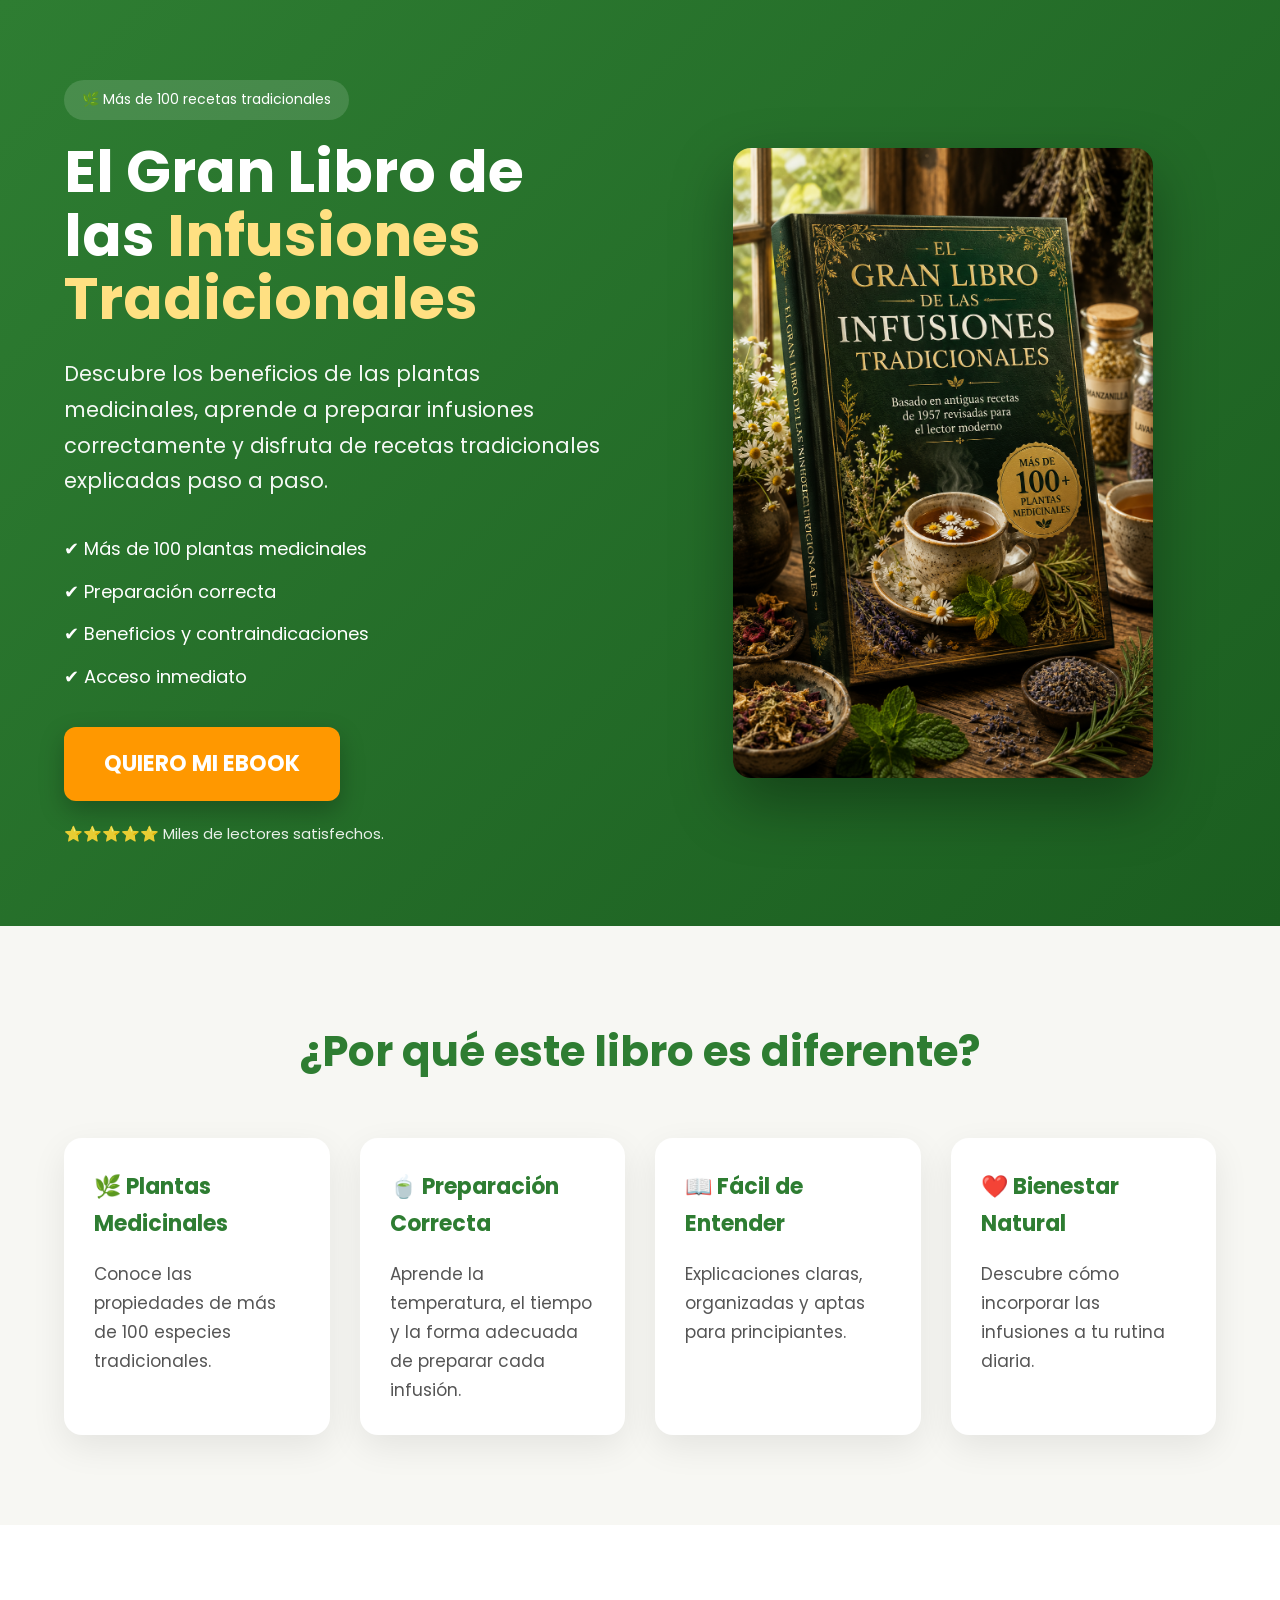
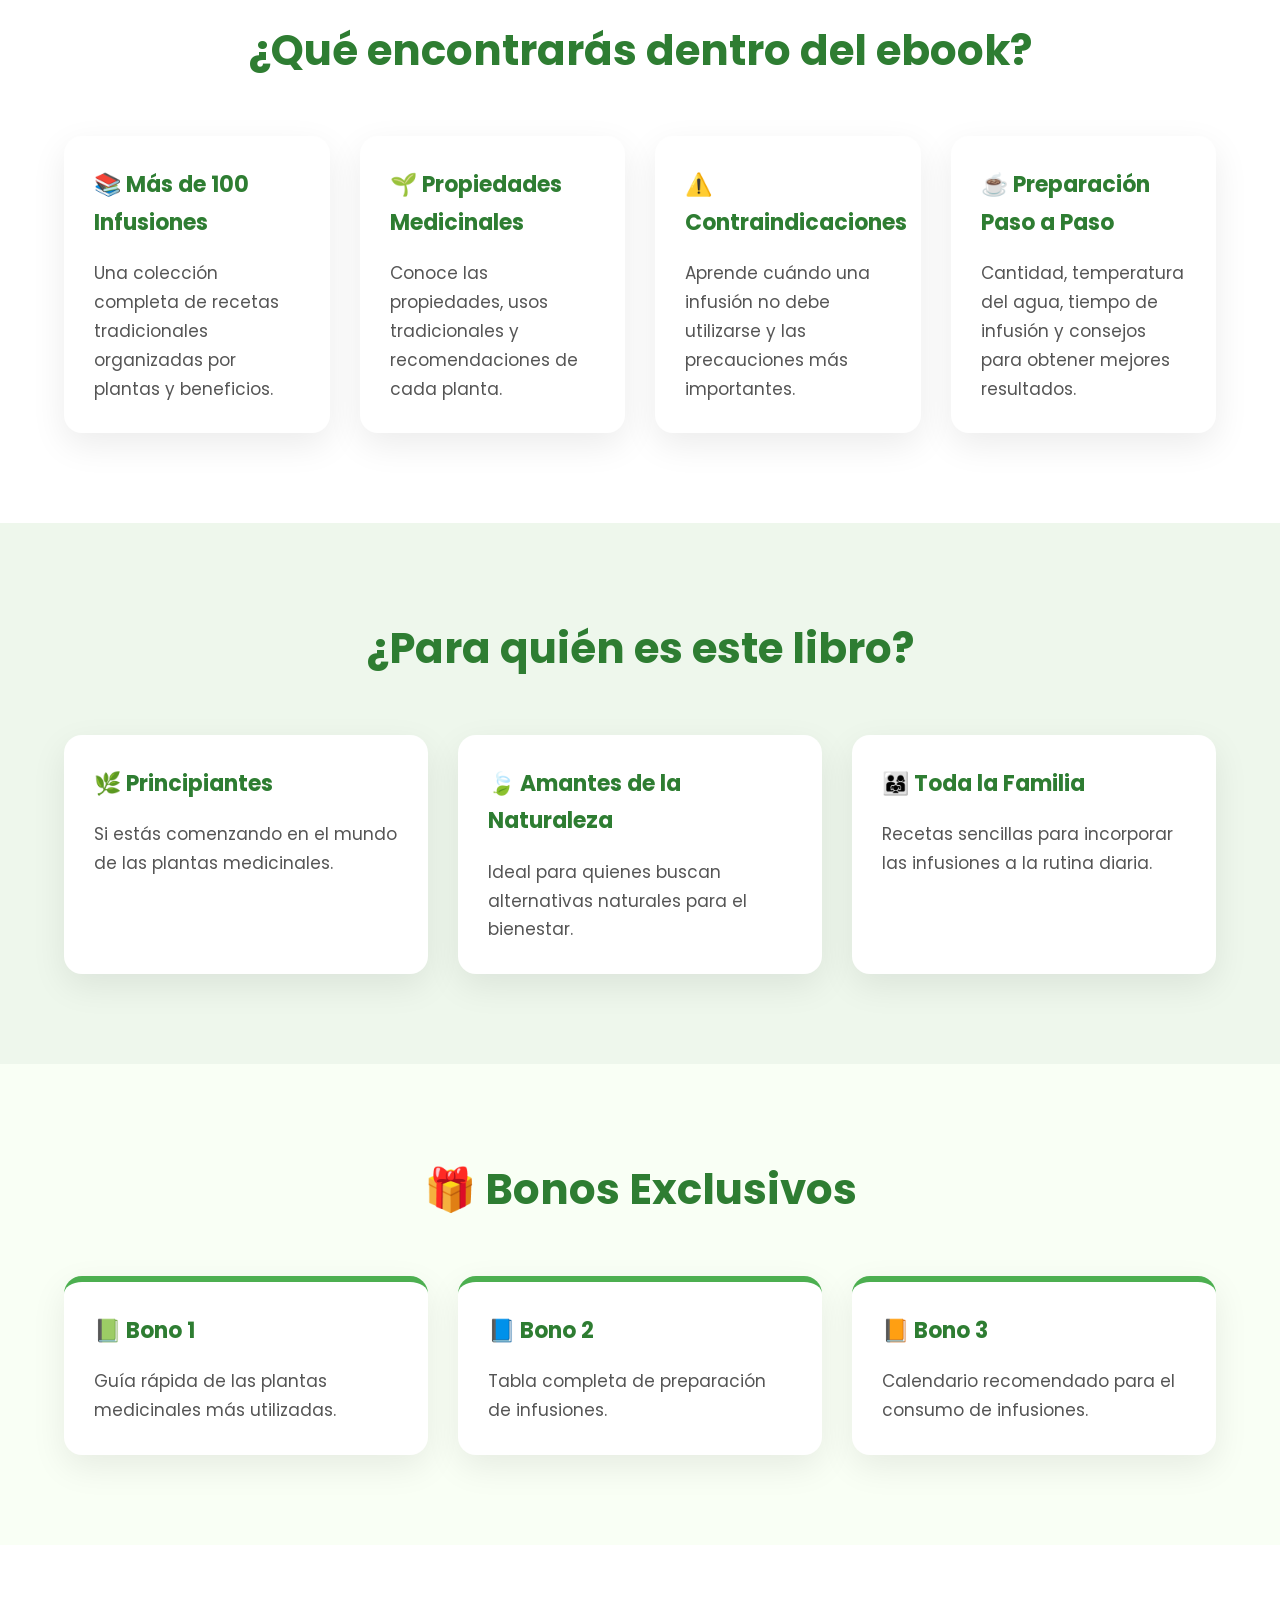
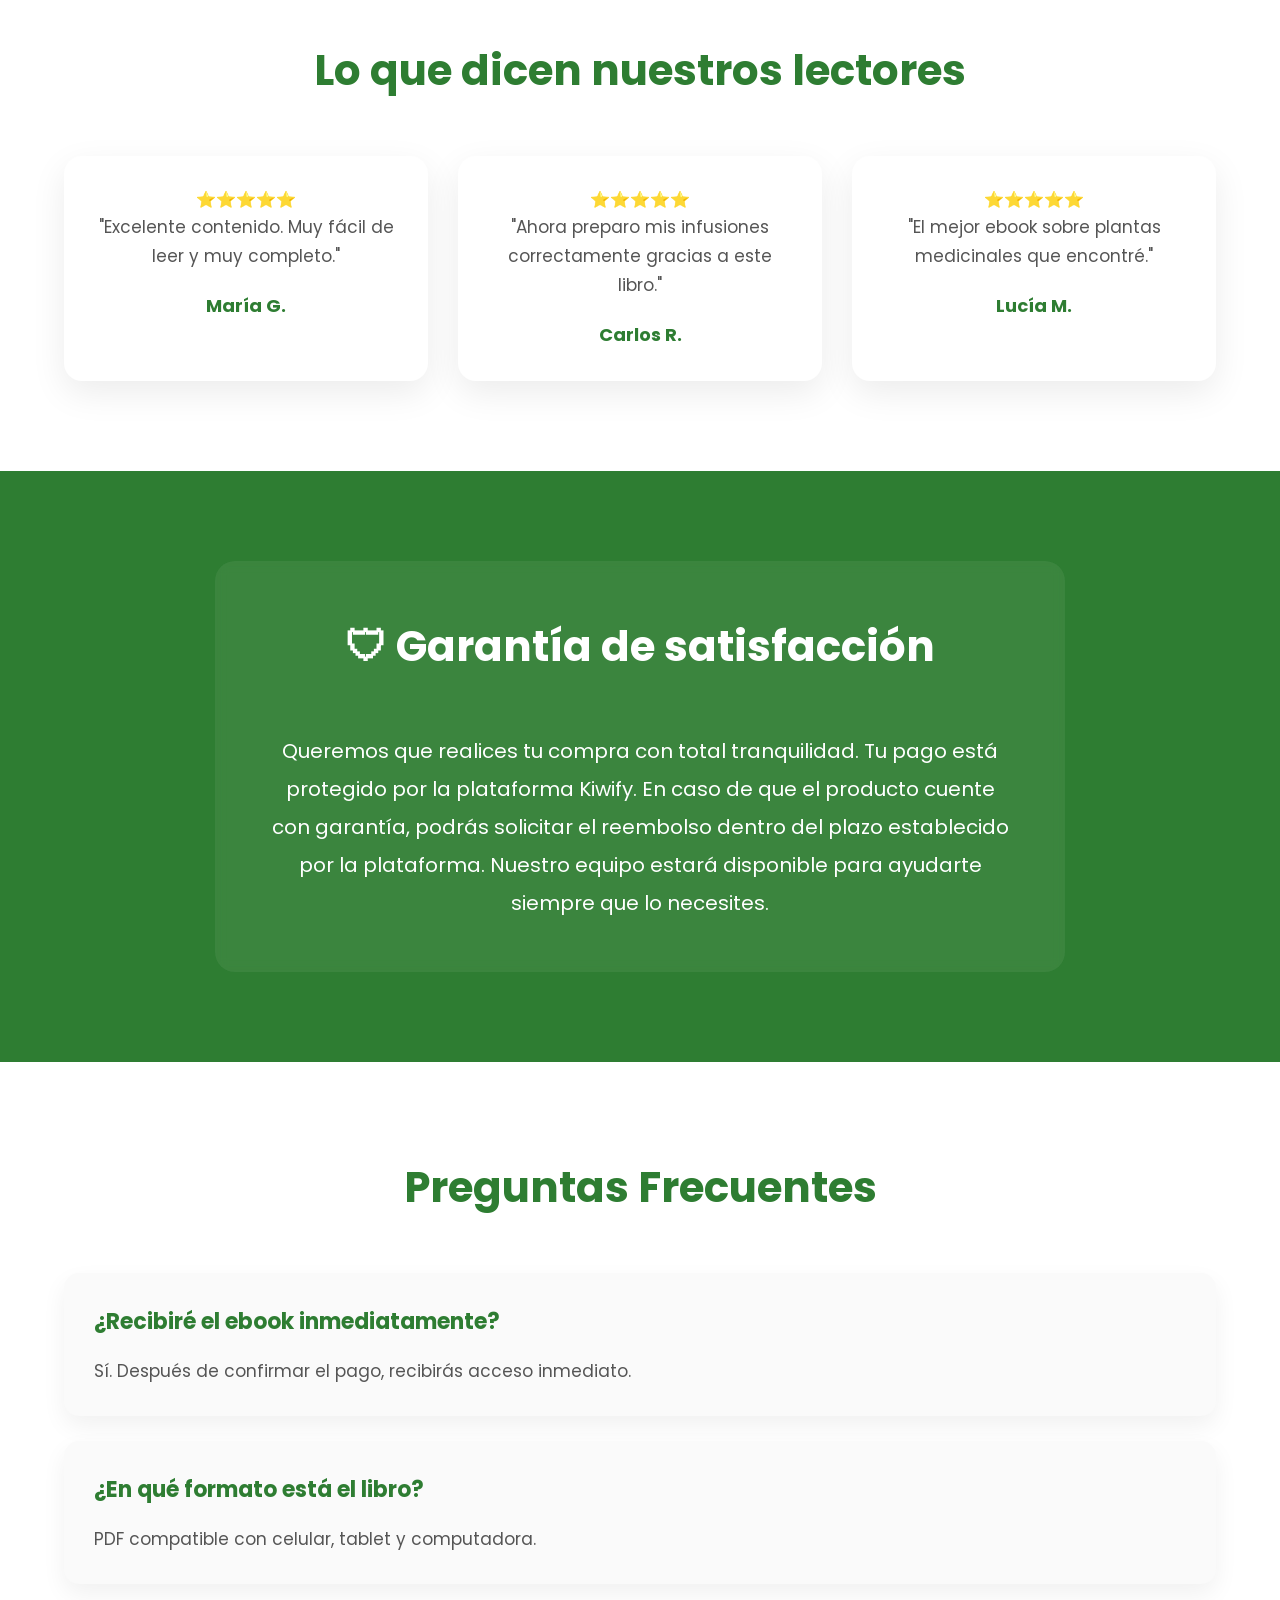
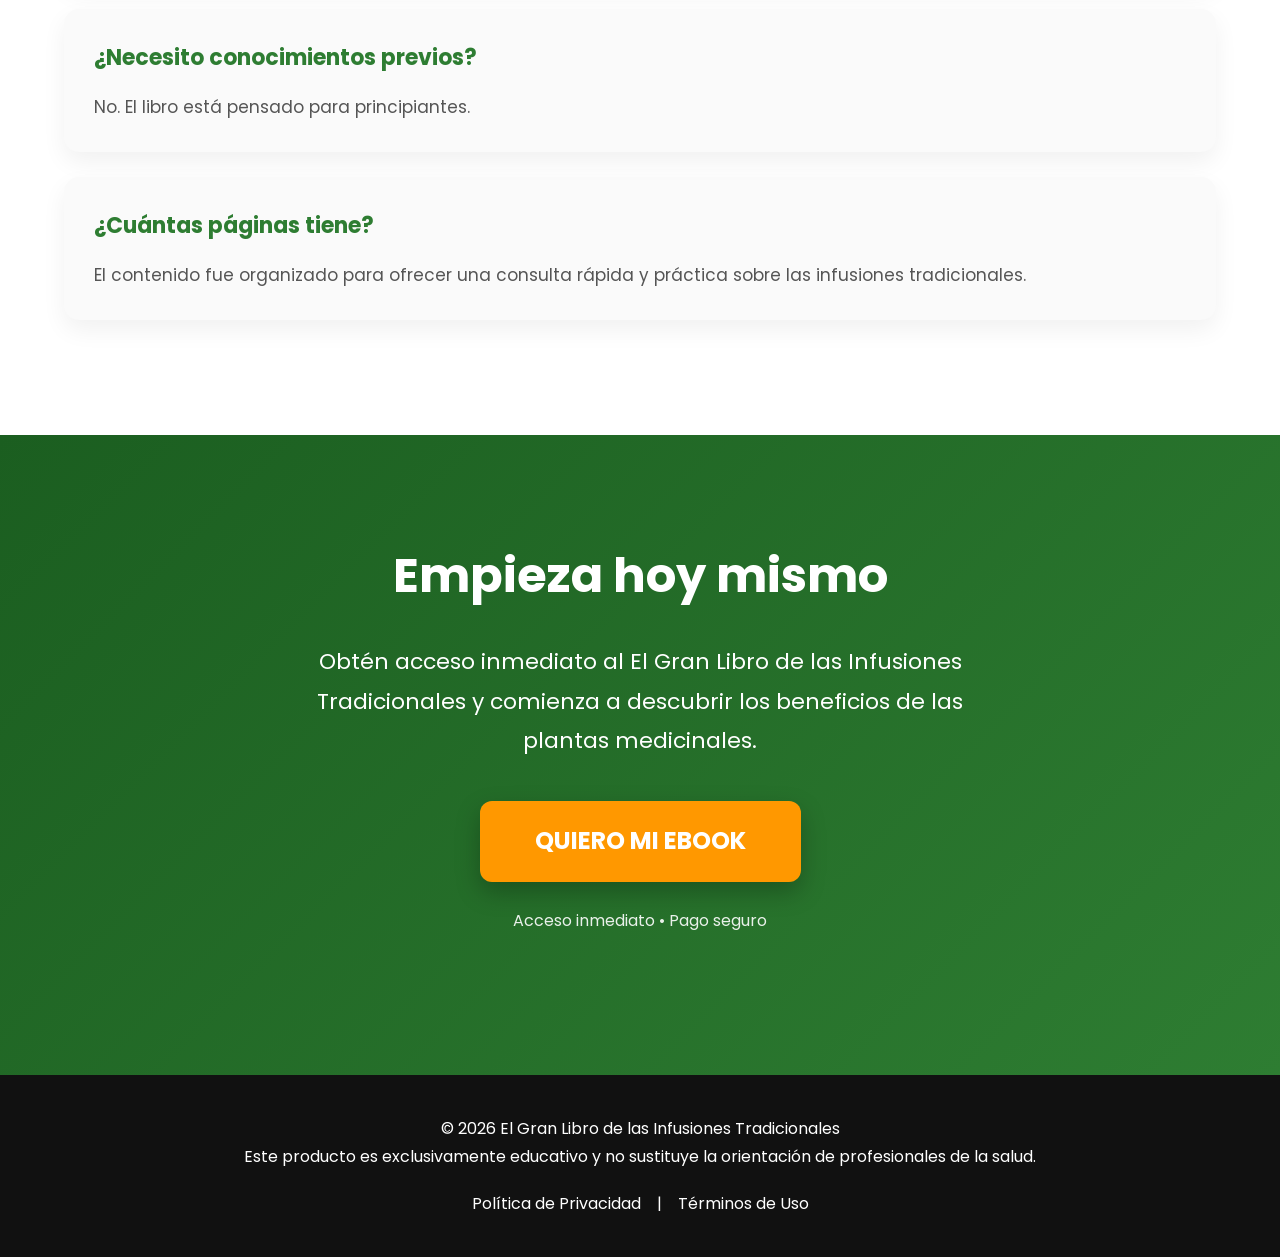
<file: index.html>
<!DOCTYPE html>
<html lang="es">

<head>

    <!-- Meta Pixel NaturHerencia -->
    <script>
    !function(f,b,e,v,n,t,s)
    {if(f.fbq)return;n=f.fbq=function(){n.callMethod?
    n.callMethod.apply(n,arguments):n.queue.push(arguments)};
    if(!f._fbq)f._fbq=n;n.push=n;n.loaded=!0;n.version='2.0';
    n.queue=[];t=b.createElement(e);t.async=!0;
 t.src=v;s=b.getElementsByTagName(e)[0];
    s.parentNode.insertBefore(t,s)}(window,document,'script',
    'https://connect.facebook.net/en_US/fbevents.js');
    fbq('init','1814078863369934');
    fbq('track','PageView');
   </script>

    <noscript>
       <img height="1" width="1" style="display:none"
       src="https://www.facebook.com/tr?id=1814078863369934&ev=PageView&noscript=1"/>
    </noscript>
    <!-- End Meta Pixel NaturHerencia -->

    <meta charset="UTF-8">
    <meta name="viewport" content="width=device-width, initial-scale=1.0">

    <title>El Gran Libro de las Infusiones Tradicionales</title>

    <meta name="description"
    content="Aprende a preparar más de 100 infusiones tradicionales utilizando plantas medicinales de forma fácil y segura.">

    <meta name="keywords"
    content="infusiones, plantas medicinales, té, ebook, remedios naturales">

    <link rel="stylesheet" href="style.css">

    <link rel="preconnect" href="https://fonts.googleapis.com">
    <link rel="preconnect" href="https://fonts.gstatic.com" crossorigin>

<link href="https://fonts.googleapis.com/css2?family=Poppins:wght@300;400;500;600;700;800&display=swap" rel="stylesheet">
</head>

<body>

<header class="hero">

<div class="container hero-grid">

<div class="hero-text">

<span class="tag">
🌿 Más de 100 recetas tradicionales
</span>

<h1>
El Gran Libro de las
<span>Infusiones Tradicionales</span>
</h1>

<p class="subtitulo">
Descubre los beneficios de las plantas medicinales,
aprende a preparar infusiones correctamente y disfruta
de recetas tradicionales explicadas paso a paso.
</p>

<div class="hero-checks">

<div>✔ Más de 100 plantas medicinales</div>

<div>✔ Preparación correcta</div>

<div>✔ Beneficios y contraindicaciones</div>

<div>✔ Acceso inmediato</div>

</div>

<a href="https://pay.kiwify.com/KMNhYE5"
class="boton-principal"
target="_blank"
rel="noopener noreferrer"
onclick="fbq('track', 'InitiateCheckout');">
QUIERO MI EBOOK </a>

</a>

<p class="texto-garantia">

⭐⭐⭐⭐⭐
Miles de lectores satisfechos.

</p>

</div>

<div class="hero-image">

<img
src="assets/img/capa.jpg"
alt="El Gran Libro de las Infusiones Tradicionales"
class="ebook">

</div>

</div>

</header>

<section class="beneficios">

<div class="container">

<h2>

¿Por qué este libro es diferente?

</h2>

<div class="cards">

<div class="card">

<h3>🌿 Plantas Medicinales</h3>

<p>

Conoce las propiedades de más de
100 especies tradicionales.

</p>

</div>

<div class="card">

<h3>🍵 Preparación Correcta</h3>

<p>

Aprende la temperatura,
el tiempo y la forma adecuada
de preparar cada infusión.

</p>

</div>

<div class="card">

<h3>📖 Fácil de Entender</h3>

<p>

Explicaciones claras,
organizadas y aptas
para principiantes.

</p>

</div>

<div class="card">

<h3>❤️ Bienestar Natural</h3>

<p>

Descubre cómo incorporar
las infusiones a tu rutina diaria.

</p>

</div>

</div>

</div>

</section>

<section class="contenido">

<div class="container">

<h2>
¿Qué encontrarás dentro del ebook?
</h2>

<div class="cards">

<div class="card">

<h3>📚 Más de 100 Infusiones</h3>

<p>
Una colección completa de recetas tradicionales organizadas por plantas y beneficios.
</p>

</div>

<div class="card">

<h3>🌱 Propiedades Medicinales</h3>

<p>
Conoce las propiedades, usos tradicionales y recomendaciones de cada planta.
</p>

</div>

<div class="card">

<h3>⚠️ Contraindicaciones</h3>

<p>
Aprende cuándo una infusión no debe utilizarse y las precauciones más importantes.
</p>

</div>

<div class="card">

<h3>☕ Preparación Paso a Paso</h3>

<p>
Cantidad, temperatura del agua, tiempo de infusión y consejos para obtener mejores resultados.
</p>

</div>

</div>

</div>

</section>


<section class="publico">

<div class="container">

<h2>

¿Para quién es este libro?

</h2>

<div class="cards">

<div class="card">

<h3>🌿 Principiantes</h3>

<p>

Si estás comenzando en el mundo de las plantas medicinales.

</p>

</div>

<div class="card">

<h3>🍃 Amantes de la Naturaleza</h3>

<p>

Ideal para quienes buscan alternativas naturales para el bienestar.

</p>

</div>

<div class="card">

<h3>👨‍👩‍👧 Toda la Familia</h3>

<p>

Recetas sencillas para incorporar las infusiones a la rutina diaria.

</p>

</div>

</div>

</div>

</section>


<section class="bonus">

<div class="container">

<h2>

🎁 Bonos Exclusivos

</h2>

<div class="cards">

<div class="card">

<h3>📗 Bono 1</h3>

<p>

Guía rápida de las plantas medicinales más utilizadas.

</p>

</div>

<div class="card">

<h3>📘 Bono 2</h3>

<p>

Tabla completa de preparación de infusiones.

</p>

</div>

<div class="card">

<h3>📙 Bono 3</h3>

<p>

Calendario recomendado para el consumo de infusiones.

</p>

</div>

</div>

</div>

</section>


<section class="testimonios">

<div class="container">

<h2>

Lo que dicen nuestros lectores

</h2>

<div class="cards">

<div class="card">

⭐⭐⭐⭐⭐

<p>

"Excelente contenido. Muy fácil de leer y muy completo."

</p>

<strong>María G.</strong>

</div>

<div class="card">

⭐⭐⭐⭐⭐

<p>

"Ahora preparo mis infusiones correctamente gracias a este libro."

</p>

<strong>Carlos R.</strong>

</div>

<div class="card">

⭐⭐⭐⭐⭐

<p>

"El mejor ebook sobre plantas medicinales que encontré."

</p>

<strong>Lucía M.</strong>

</div>

</div>

</div>

</section>
<section class="garantia">

<div class="container">

<div class="garantia-box">

<h2>

🛡 Garantía de satisfacción

</h2>

<p>

Queremos que realices tu compra con total tranquilidad.

Tu pago está protegido por la plataforma Kiwify.

En caso de que el producto cuente con garantía, podrás solicitar el reembolso dentro del plazo establecido por la plataforma.

Nuestro equipo estará disponible para ayudarte siempre que lo necesites.

</p>

</div>

</div>

</section>



<section class="faq">

<div class="container">

<h2>

Preguntas Frecuentes

</h2>

<div class="faq-item">

<h3>

¿Recibiré el ebook inmediatamente?

</h3>

<p>

Sí.
Después de confirmar el pago,
recibirás acceso inmediato.

</p>

</div>

<div class="faq-item">

<h3>

¿En qué formato está el libro?

</h3>

<p>

PDF compatible con celular,
tablet y computadora.

</p>

</div>

<div class="faq-item">

<h3>

¿Necesito conocimientos previos?

</h3>

<p>

No.
El libro está pensado para principiantes.

</p>

</div>

<div class="faq-item">

<h3>

¿Cuántas páginas tiene?

</h3>

<p>

El contenido fue organizado para ofrecer
una consulta rápida y práctica sobre
las infusiones tradicionales.

</p>

</div>

</div>

</section>



<section class="cta-final" id="comprar">

<div class="container">

<h2>

Empieza hoy mismo

</h2>

<p>

Obtén acceso inmediato al
El Gran Libro de las Infusiones Tradicionales
y comienza a descubrir los beneficios de
las plantas medicinales.

</p>

<a href="https://pay.kiwify.com/KMNhYE5"
class="boton-principal"
target="_blank"
rel="noopener noreferrer"
onclick="fbq('track', 'InitiateCheckout');">
QUIERO MI EBOOK </a>


<p class="texto-garantia">

Acceso inmediato • Pago seguro

</p>

</div>

</section>



<footer>

<div class="container">

<p>

© 2026 El Gran Libro de las Infusiones Tradicionales

</p>

<p>
Este producto es exclusivamente educativo y no sustituye la orientación de profesionales de la salud.
</p>

<div class="footer-links">

<a href="politica.html">

Política de Privacidad

</a>

|

<a href="terminos.html">

Términos de Uso

</a>

</div>

</div>

</footer>
</file>
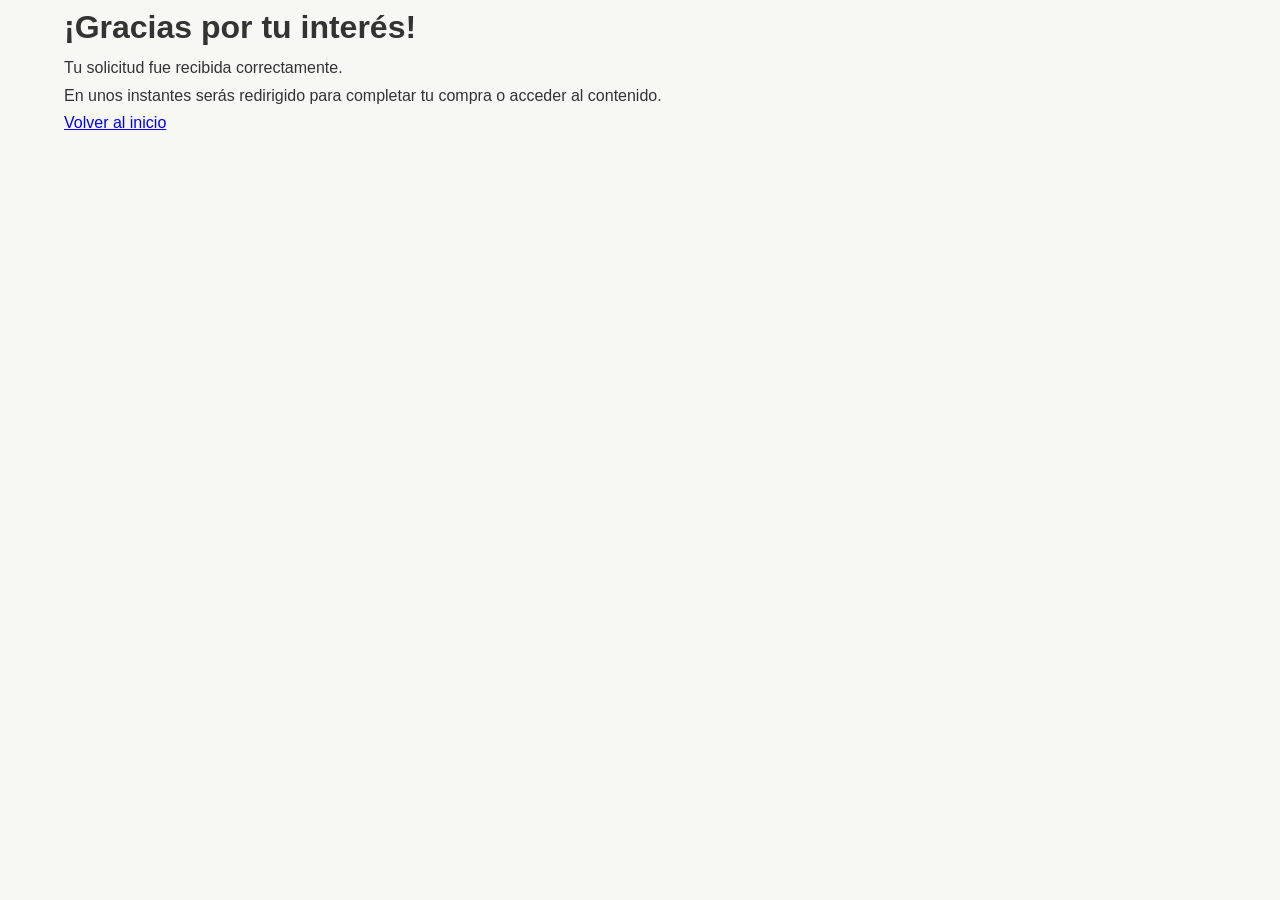
<file: obrigado.html>
<!DOCTYPE html>
<html lang="es">
<head>
    <meta charset="UTF-8">
    <meta name="viewport" content="width=device-width, initial-scale=1.0">
    <title>¡Gracias por tu interés!</title>

    <link rel="stylesheet" href="style.css">
</head>

<body>

<header>

    <div class="container">

        <h1>¡Gracias por tu interés!</h1>

        <p>
            Tu solicitud fue recibida correctamente.
        </p>

        <p>
            En unos instantes serás redirigido para completar tu compra
            o acceder al contenido.
        </p>

        <a class="boton" href="index.html">
            Volver al inicio
        </a>

    </div>

</header>

</body>
</html>
</file>
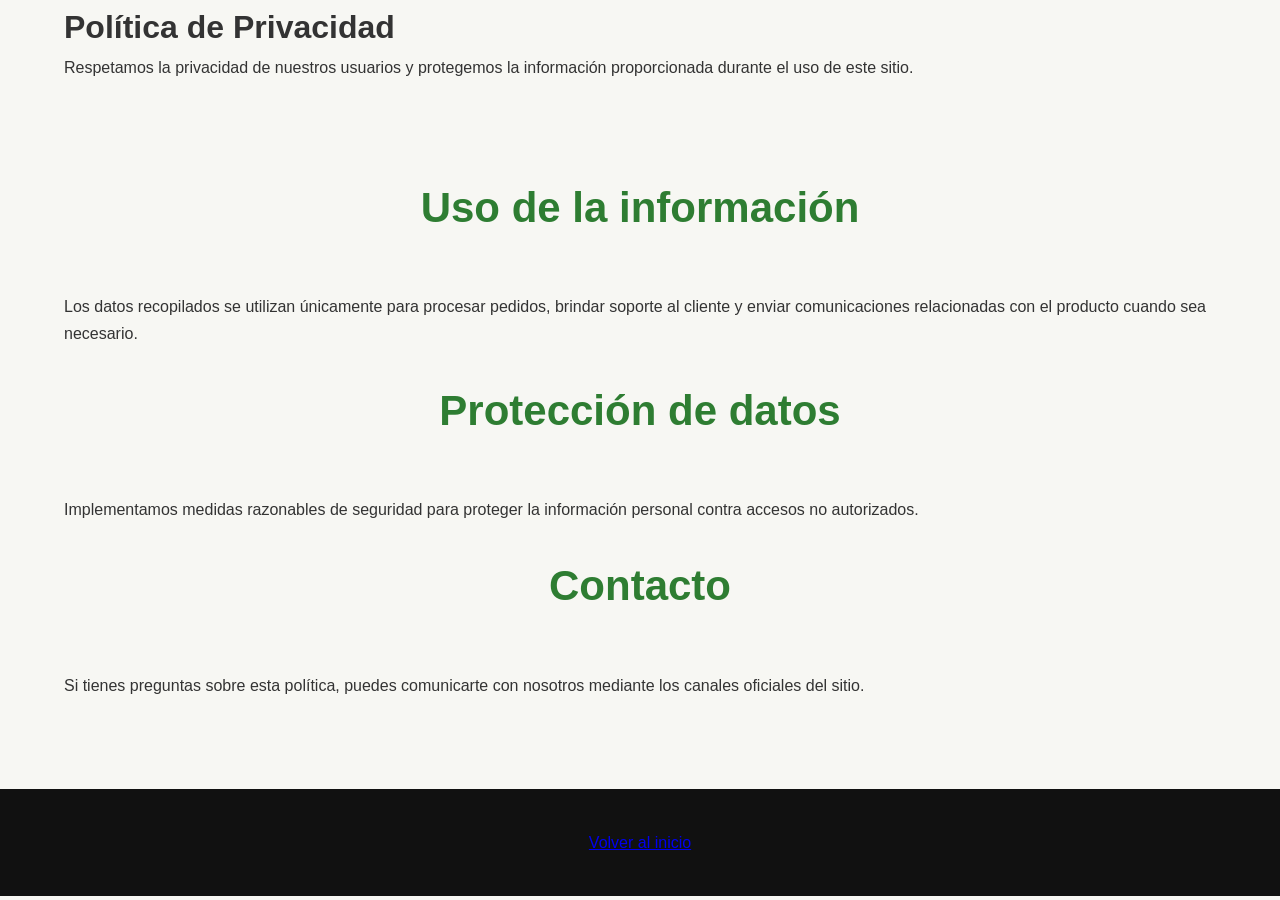
<file: politica.html>
<!DOCTYPE html>
<html lang="es">
<head>
    <meta charset="UTF-8">
    <meta name="viewport" content="width=device-width, initial-scale=1.0">
    <title>Política de Privacidad</title>

    <link rel="stylesheet" href="style.css">
</head>

<body>

<header>
    <div class="container">

        <h1>Política de Privacidad</h1>

        <p>
            Respetamos la privacidad de nuestros usuarios y protegemos la
            información proporcionada durante el uso de este sitio.
        </p>

    </div>
</header>

<section class="beneficios">

    <div class="container">

        <h2>Uso de la información</h2>

        <p>
            Los datos recopilados se utilizan únicamente para procesar pedidos,
            brindar soporte al cliente y enviar comunicaciones relacionadas con
            el producto cuando sea necesario.
        </p>

        <br>

        <h2>Protección de datos</h2>

        <p>
            Implementamos medidas razonables de seguridad para proteger la
            información personal contra accesos no autorizados.
        </p>

        <br>

        <h2>Contacto</h2>

        <p>
            Si tienes preguntas sobre esta política, puedes comunicarte con
            nosotros mediante los canales oficiales del sitio.
        </p>

    </div>

</section>

<footer>

    <div class="container">

        <p>
            <a href="index.html">Volver al inicio</a>
        </p>

    </div>

</footer>

</body>
</html>
</file>
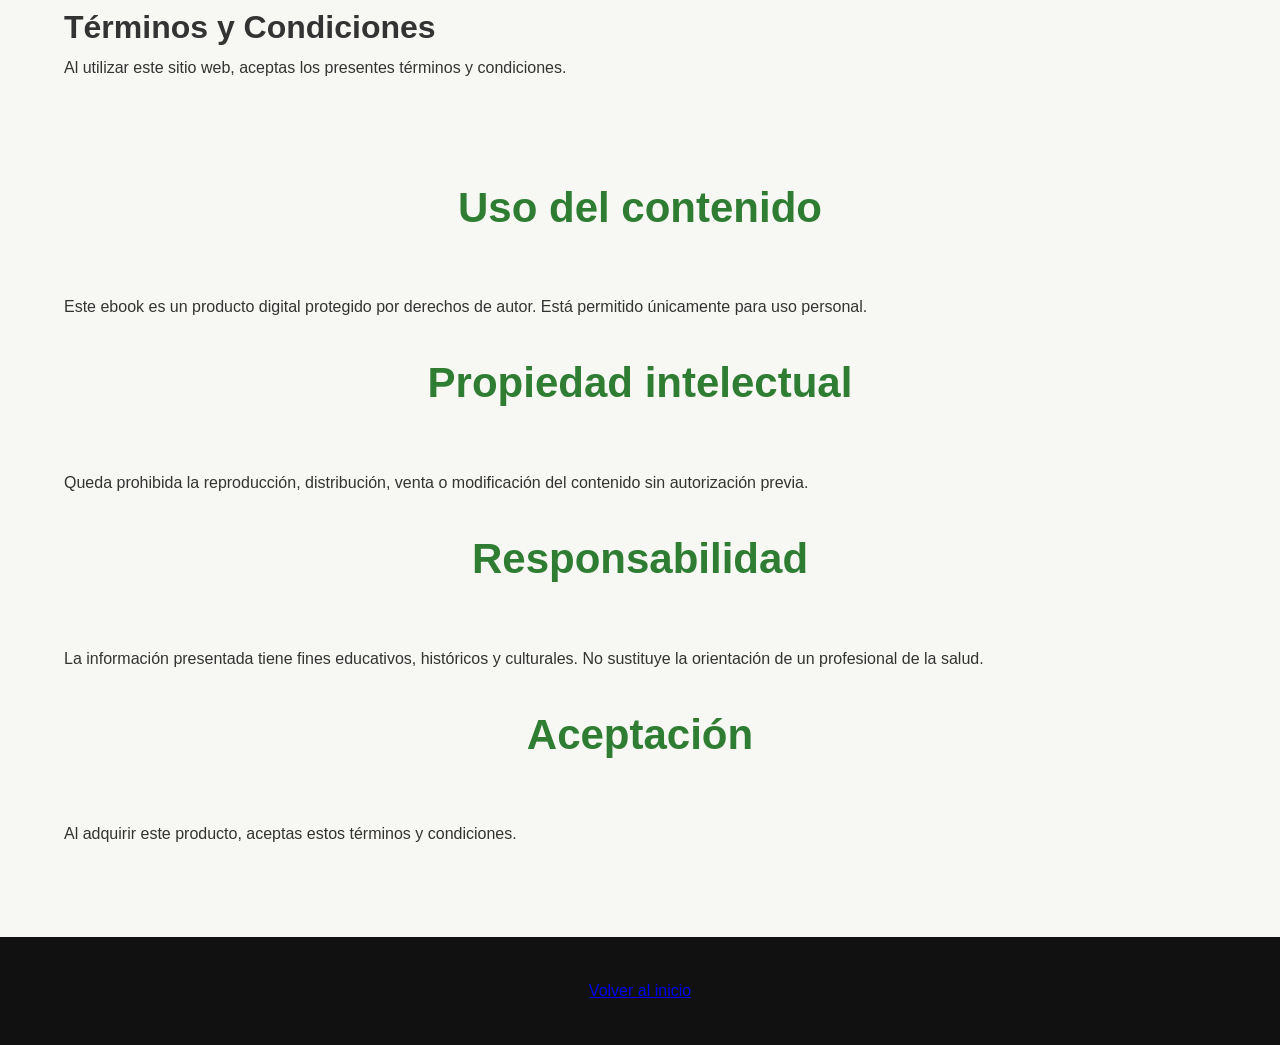
<file: termos.html>
<!DOCTYPE html>
<html lang="es">
<head>
    <meta charset="UTF-8">
    <meta name="viewport" content="width=device-width, initial-scale=1.0">
    <title>Términos y Condiciones</title>

    <link rel="stylesheet" href="style.css">
</head>

<body>

<header>

    <div class="container">

        <h1>Términos y Condiciones</h1>

        <p>
            Al utilizar este sitio web, aceptas los presentes términos y condiciones.
        </p>

    </div>

</header>

<section class="beneficios">

<div class="container">

<h2>Uso del contenido</h2>

<p>

Este ebook es un producto digital protegido por derechos de autor.
Está permitido únicamente para uso personal.

</p>

<br>

<h2>Propiedad intelectual</h2>

<p>

Queda prohibida la reproducción, distribución, venta o modificación del contenido sin autorización previa.

</p>

<br>

<h2>Responsabilidad</h2>

<p>

La información presentada tiene fines educativos, históricos y culturales.
No sustituye la orientación de un profesional de la salud.

</p>

<br>

<h2>Aceptación</h2>

<p>

Al adquirir este producto, aceptas estos términos y condiciones.

</p>

</div>

</section>

<footer>

<div class="container">

<p>

<a href="index.html">Volver al inicio</a>

</p>

</div>

</footer>

</body>

</html>
</file>
<file: style.css>
/* ==========================================================
   RESET
========================================================== */

*{
margin:0;
padding:0;
box-sizing:border-box;
}

html{
scroll-behavior:smooth;
}

body{

font-family:'Poppins',sans-serif;

background:#f7f7f3;

color:#333;

line-height:1.7;

}

/* ==========================================================
   CONTAINER
========================================================== */

.container{

width:90%;

max-width:1200px;

margin:auto;

}

/* ==========================================================
   HERO
========================================================== */

.hero{

background:linear-gradient(135deg,#2E7D32,#1B5E20);

color:white;

padding:80px 0;

}

.hero-grid{

display:grid;

grid-template-columns:1fr 1fr;

gap:60px;

align-items:center;

}

.tag{

display:inline-block;

background:#ffffff22;

padding:8px 18px;

border-radius:50px;

font-size:14px;

margin-bottom:20px;

}

.hero h1{

font-size:58px;

font-weight:700;

line-height:1.1;

margin-bottom:25px;

}

.hero h1 span{

color:#FFE082;

}

.subtitulo{

font-size:21px;

margin-bottom:35px;

opacity:.95;

}

.hero-checks{

display:grid;

gap:12px;

margin-bottom:35px;

}

.hero-checks div{

font-size:18px;

}

.ebook{

width:100%;

max-width:420px;

display:block;

margin:auto;

border-radius:18px;

box-shadow:0 25px 60px rgba(0,0,0,.35);

transition:.4s;

}

.ebook:hover{

transform:translateY(-8px);

}

/* ==========================================================
   BOTÃO
========================================================== */

.boton-principal{

display:inline-block;

background:#FF9800;

color:white;

padding:18px 40px;

font-size:22px;

font-weight:700;

border-radius:12px;

text-decoration:none;

transition:.3s;

box-shadow:0 10px 25px rgba(0,0,0,.25);

}

.boton-principal:hover{

background:#F57C00;

transform:translateY(-3px);

}

.texto-garantia{

margin-top:20px;

font-size:15px;

opacity:.9;

}

/* ==========================================================
   SEÇÕES
========================================================== */

section{

padding:90px 0;

}

section h2{

font-size:42px;

text-align:center;

margin-bottom:50px;

color:#2E7D32;

}

/* ==========================================================
   CARDS
========================================================== */

.cards{

display:grid;

grid-template-columns:repeat(auto-fit,minmax(260px,1fr));

gap:30px;

}

.card{

background:white;

padding:30px;

border-radius:18px;

box-shadow:0 12px 35px rgba(0,0,0,.08);

transition:.3s;

}

.card:hover{

transform:translateY(-8px);

}

.card h3{

color:#2E7D32;

margin-bottom:18px;

font-size:22px;

}

.card p{

font-size:17px;

color:#555;

}
/* ==========================================================
   CONTENIDO
========================================================== */

.contenido{
background:#ffffff;
}

/* ==========================================================
   PUBLICO
========================================================== */

.publico{

background:#eef7ec;

}

/* ==========================================================
   BONUS
========================================================== */

.bonus{

background:#f9fff5;

}

.bonus .card{

border-top:6px solid #4CAF50;

}

/* ==========================================================
   TESTIMONIOS
========================================================== */

.testimonios{

background:white;

}

.testimonios .card{

text-align:center;

}

.testimonios strong{

display:block;

margin-top:20px;

color:#2E7D32;

font-size:18px;

}

/* ==========================================================
   GARANTIA
========================================================== */

.garantia{

background:#2E7D32;

color:white;

}

.garantia h2{

color:white;

}

.garantia-box{

max-width:850px;

margin:auto;

background:#ffffff10;

padding:50px;

border-radius:20px;

text-align:center;

backdrop-filter:blur(6px);

}

.garantia-box p{

font-size:20px;

line-height:1.9;

}

/* ==========================================================
   FAQ
========================================================== */

.faq{

background:white;

}

.faq-item{

background:#fafafa;

padding:30px;

margin-bottom:25px;

border-radius:15px;

box-shadow:0 10px 25px rgba(0,0,0,.06);

}

.faq-item h3{

color:#2E7D32;

margin-bottom:15px;

font-size:22px;

}

.faq-item p{

font-size:17px;

color:#555;

line-height:1.8;

}
/* ==========================================================
   CTA FINAL
========================================================== */

.cta-final{

background:linear-gradient(135deg,#1B5E20,#2E7D32);

color:white;

text-align:center;

padding:100px 20px;

}

.cta-final h2{

color:white;

font-size:48px;

margin-bottom:25px;

}

.cta-final p{

font-size:22px;

max-width:700px;

margin:0 auto 40px;

line-height:1.8;

}

.cta-final .boton-principal{

font-size:24px;

padding:20px 55px;

}

.cta-final .texto-garantia{

margin-top:25px;

font-size:16px;

opacity:.9;

}

/* ==========================================================
   FOOTER
========================================================== */

footer{

background:#111;

color:white;

padding:40px 20px;

text-align:center;

}

.footer-links{

margin-top:20px;

}

.footer-links a{

color:white;

text-decoration:none;

margin:0 12px;

transition:.3s;

}

.footer-links a:hover{

color:#FFE082;

}

/* ==========================================================
   ANIMAÇÕES
========================================================== */

.card{

transition:all .35s ease;

}

.card:hover{

transform:translateY(-10px);

box-shadow:0 20px 45px rgba(0,0,0,.15);

}

.boton-principal{

transition:all .3s ease;

}

.boton-principal:hover{

transform:translateY(-3px) scale(1.03);

}

/* ==========================================================
   RESPONSIVO
========================================================== */

@media(max-width:992px){

.hero-grid{

grid-template-columns:1fr;

text-align:center;

}

.hero h1{

font-size:44px;

}

.subtitulo{

font-size:19px;

}

.hero-checks{

justify-content:center;

}

.hero-image{

margin-top:40px;

}

}

@media(max-width:768px){

.hero{

padding:60px 20px;

}

.hero h1{

font-size:34px;

}

section{

padding:70px 20px;

}

section h2{

font-size:32px;

}

.cards{

grid-template-columns:1fr;

}

.card{

padding:25px;

}

.boton-principal{

display:block;

width:100%;

text-align:center;

font-size:20px;

padding:18px;

}

.cta-final h2{

font-size:34px;

}

.cta-final p{

font-size:18px;

}

.garantia-box{

padding:30px;

}

}

/* ==========================================================
   FIM DO CSS
========================================================== */
</file>
